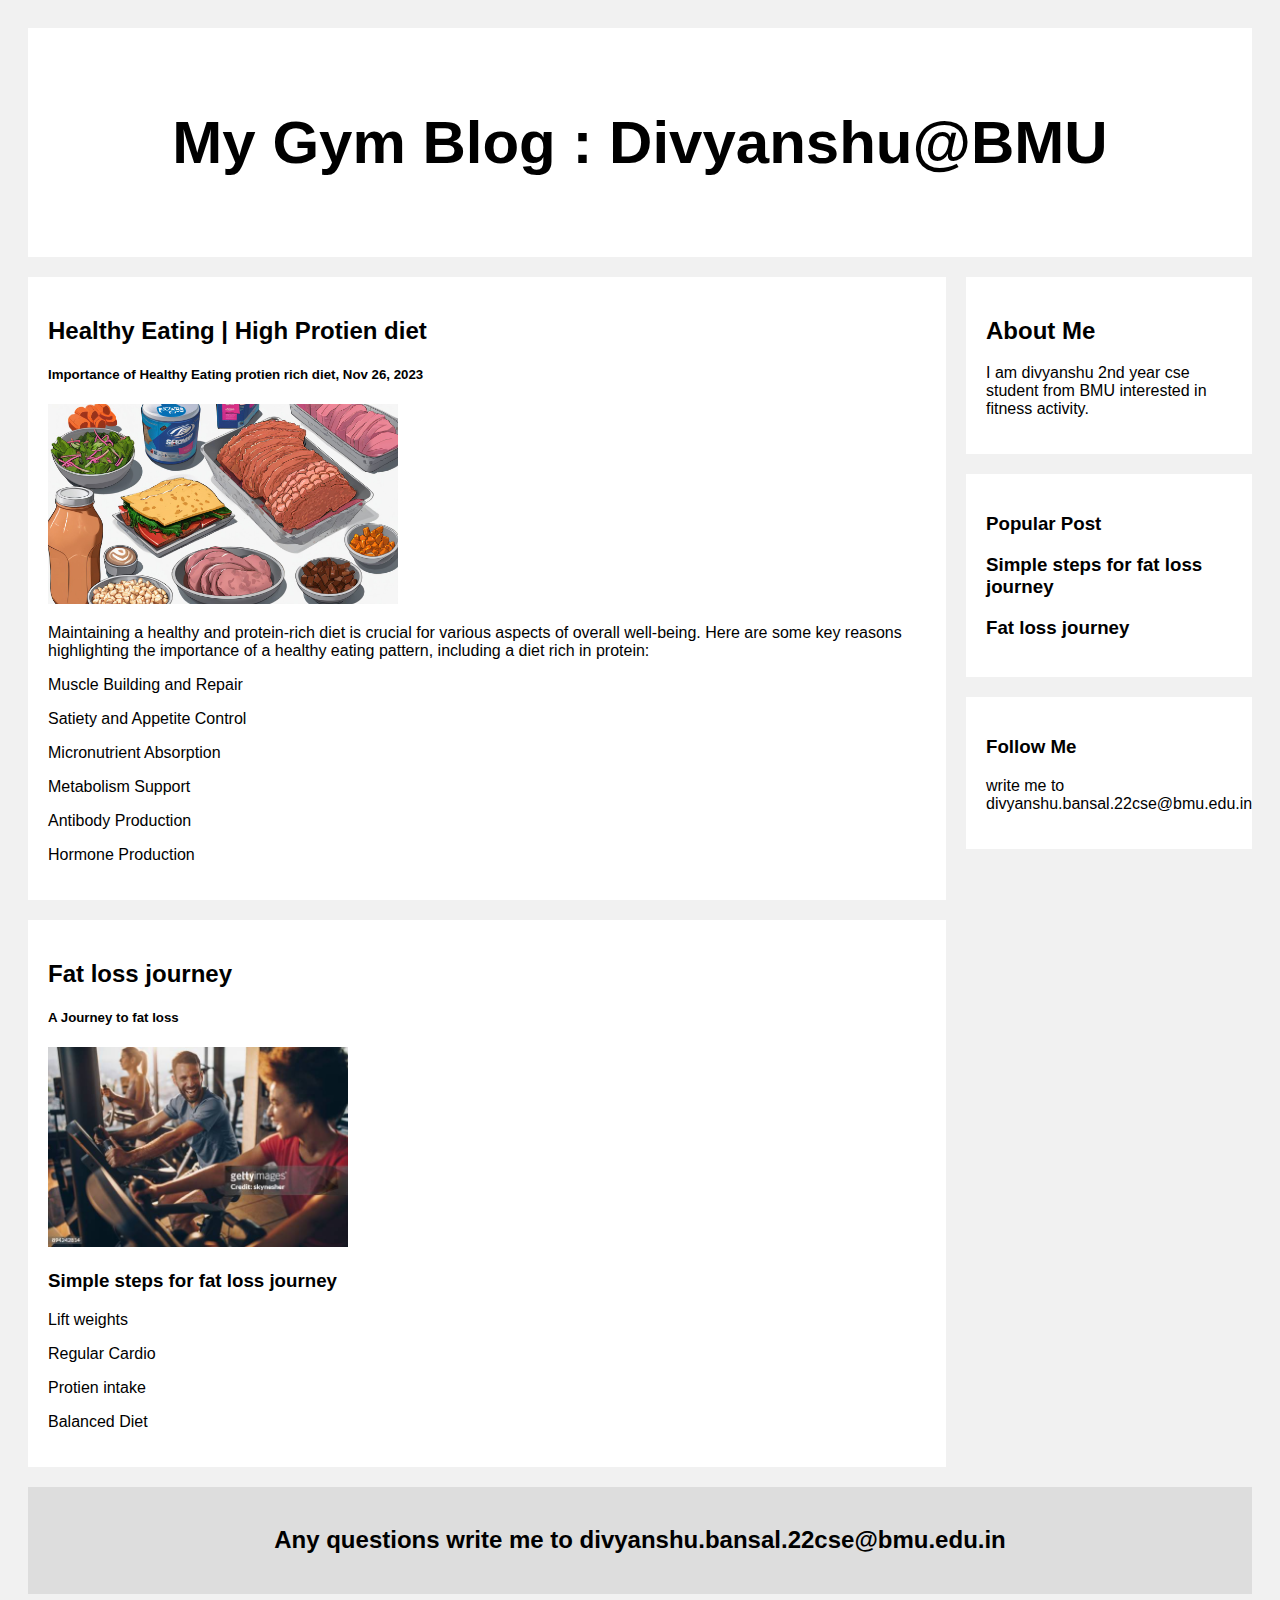
<file: templates/blog.html>
<!DOCTYPE html>
<html>
<head>
<title>my gym blog</title>
<link rel="stylesheet" href="/static/css/blog.css" />
</head>
<body>

    <div class="header">
        <h2>My Gym Blog : Divyanshu@BMU</h2>
      </div>
      
      <div class="row">
        <div class="leftcolumn">
          <div class="card">
            <h2>Healthy Eating | High Protien diet</h2>
            <h5>Importance of Healthy Eating protien rich diet, Nov 26, 2023</h5>
            
              <img src="/static/img/assets/food.jpeg" style="max-width:100%; max-height:200px;">
          
          
            <p>Maintaining a healthy and protein-rich diet is crucial for various aspects of overall well-being. Here are some key reasons highlighting the importance of a healthy eating pattern, including a diet rich in protein:
            </p>
            <p>
              Muscle Building and Repair
            </p>
            <p>
              Satiety and Appetite Control
            </p>
            <p>
              Micronutrient Absorption
            </p>
            <p>
              Metabolism Support
            </p>
            <p>
              Antibody Production
            </p>
            <p>
              Hormone Production
            </p>
          </div>
          <div class="card">
            <h2>Fat loss journey</h2>
            <h5>A Journey to fat loss</h5>
            
              <img src="/static/img/assets/workout.jpeg" style="max-width:100%; max-height:200px;">
              <h3> Simple steps for fat loss journey</h3>
              <p>
                Lift weights
              </p>
              <p>
                Regular Cardio
              </p>
              <p>
                Protien intake
              </p>
              <p>
                Balanced Diet
              </p>
          </div>
        </div>
        <div class="rightcolumn">
          <div class="card">
            <h2>About Me</h2>
            
            <p>I am divyanshu 2nd year cse student from BMU interested in fitness activity.</p>
          </div>
          <div class="card">
            <h3>Popular Post</h3>
            <h3> Simple steps for fat loss journey</h3>
            <h3>Fat loss journey</h3>
          </div>
          <div class="card">
            <h3>Follow Me</h3>
            <p>write me to divyanshu.bansal.22cse@bmu.edu.in </p>
          </div>
        </div>
      </div>
      
      <div class="footer">
        <h2>Any questions write me to divyanshu.bansal.22cse@bmu.edu.in </h2>
      </div>
      
</body>
</html>
</file>
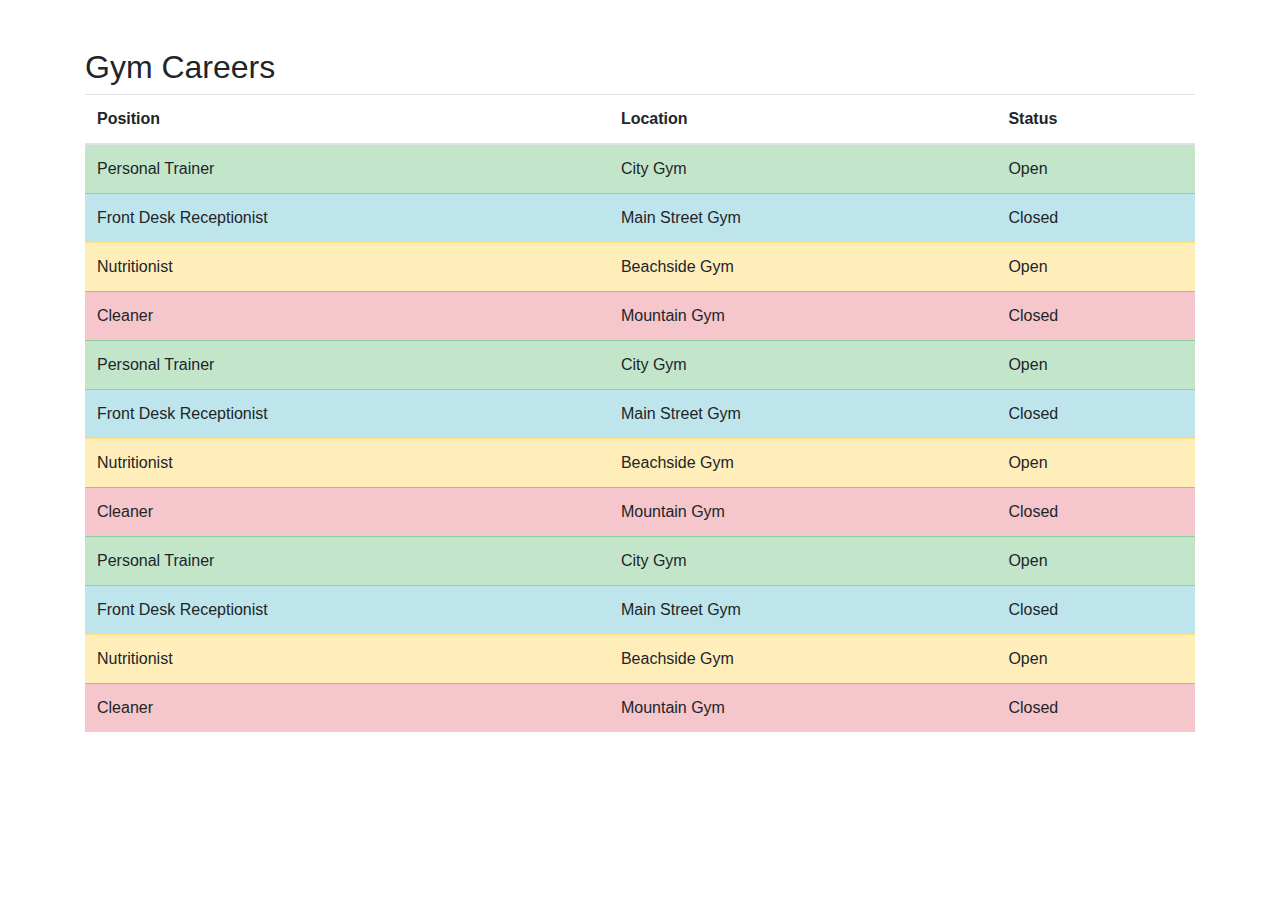
<file: templates/carrers.html>
<!DOCTYPE html>
<html lang="en">

<head>
    <meta charset="UTF-8">
    <meta name="viewport" content="width=device-width, initial-scale=1.0">
    <link href="https://maxcdn.bootstrapcdn.com/bootstrap/4.5.2/css/bootstrap.min.css" rel="stylesheet">
    <title>Gym Careers</title>
</head>

<body>

    <div class="container mt-5">
        <h2>Gym Careers</h2>
        <table class="table">
            <thead>
                <tr>
                    <th scope="col">Position</th>
                    <th scope="col">Location</th>
                    <th scope="col">Status</th>
                </tr>
            </thead>
            <tbody>
                <tr class="table-success">
                    <td>Personal Trainer</td>
                    <td>City Gym</td>
                    <td>Open</td>
                </tr>
                <tr class="table-info">
                    <td>Front Desk Receptionist</td>
                    <td>Main Street Gym</td>
                    <td>Closed</td>
                </tr>
                <tr class="table-warning">
                    <td>Nutritionist</td>
                    <td>Beachside Gym</td>
                    <td>Open</td>
                </tr>
                <tr class="table-danger">
                    <td>Cleaner</td>
                    <td>Mountain Gym</td>
                    <td>Closed</td>
                </tr>
                <tr class="table-success">
                    <td>Personal Trainer</td>
                    <td>City Gym</td>
                    <td>Open</td>
                </tr>
                <tr class="table-info">
                    <td>Front Desk Receptionist</td>
                    <td>Main Street Gym</td>
                    <td>Closed</td>
                </tr>
                <tr class="table-warning">
                    <td>Nutritionist</td>
                    <td>Beachside Gym</td>
                    <td>Open</td>
                </tr>
                <tr class="table-danger">
                    <td>Cleaner</td>
                    <td>Mountain Gym</td>
                    <td>Closed</td>
                </tr>
                <tr class="table-success">
                    <td>Personal Trainer</td>
                    <td>City Gym</td>
                    <td>Open</td>
                </tr>
                <tr class="table-info">
                    <td>Front Desk Receptionist</td>
                    <td>Main Street Gym</td>
                    <td>Closed</td>
                </tr>
                <tr class="table-warning">
                    <td>Nutritionist</td>
                    <td>Beachside Gym</td>
                    <td>Open</td>
                </tr>
                <tr class="table-danger">
                    <td>Cleaner</td>
                    <td>Mountain Gym</td>
                    <td>Closed</td>
                </tr>
            </tbody>
        </table>
    </div>

    <script src="https://code.jquery.com/jquery-3.5.1.slim.min.js"></script>
    <script src="https://cdn.jsdelivr.net/npm/@popperjs/core@2.9.3/dist/umd/popper.min.js"></script>
    <script src="https://maxcdn.bootstrapcdn.com/bootstrap/4.5.2/js/bootstrap.min.js"></script>

</body>

</html>
</file>
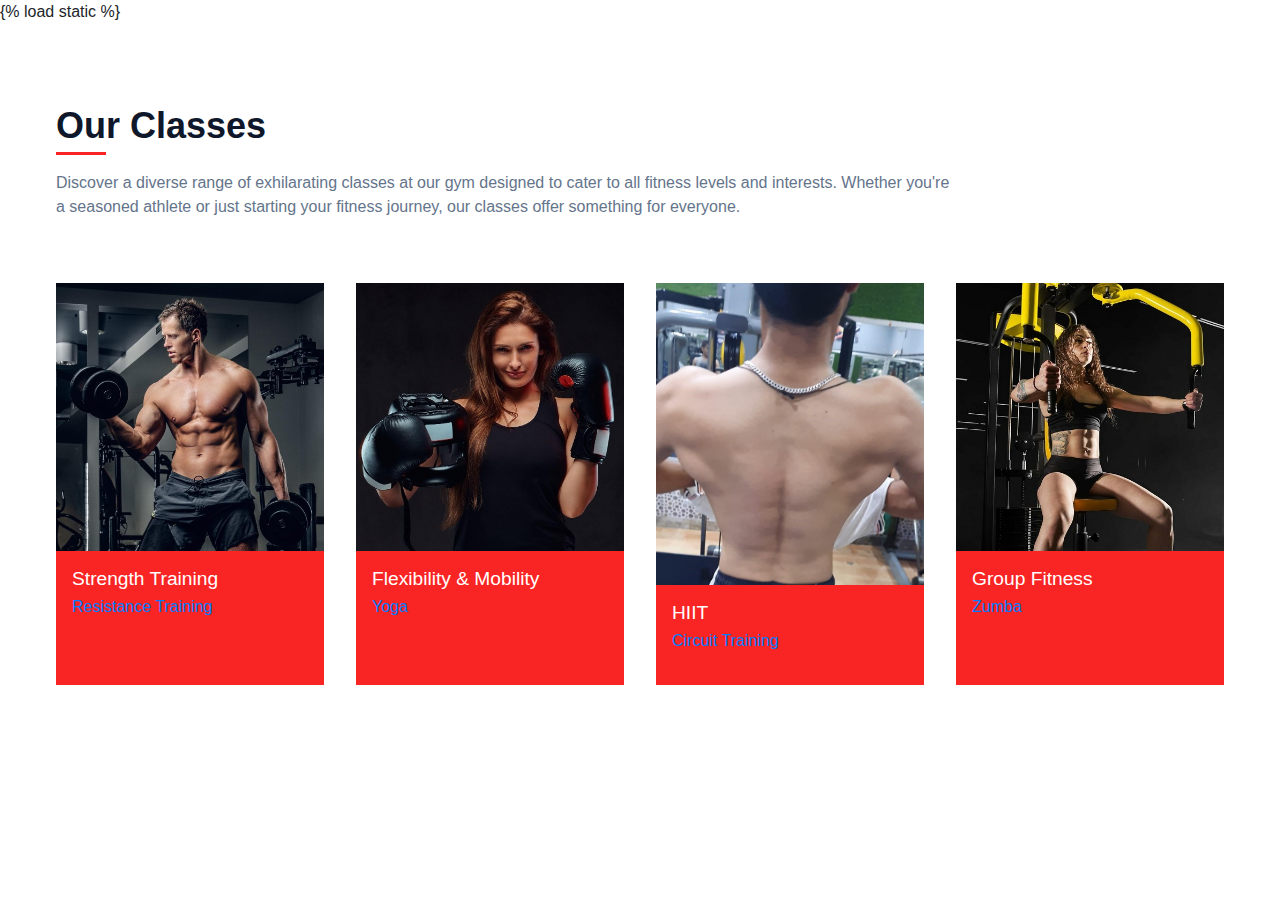
<file: templates/classes.html>
{% load static %}
<!DOCTYPE html>
<html>
<head>
    <meta charset="UTF-8" />
    <meta name="viewport" content="width=device-width, initial-scale=1.0" />
    <link rel="stylesheet" href="https://fonts.googleapis.com/css?family=Roboto|Varela+Round">
    <link rel="stylesheet" href="https://stackpath.bootstrapcdn.com/bootstrap/4.5.0/css/bootstrap.min.css">
    <link rel="stylesheet" href="https://fonts.googleapis.com/icon?family=Material+Icons">
    <link rel="stylesheet" href="https://maxcdn.bootstrapcdn.com/font-awesome/4.7.0/css/font-awesome.min.css">
    <script src="https://code.jquery.com/jquery-3.5.1.min.js"></script>
    <script src="https://cdn.jsdelivr.net/npm/popper.js@1.16.0/dist/umd/popper.min.js"></script>
    <script src="https://stackpath.bootstrapcdn.com/bootstrap/4.5.0/js/bootstrap.min.js"></script>
    <link rel="stylesheet" href="/static/css/styles.css" />
   
<title>Gym classes</title>
</head>

    <body>
        <section class="section__container class__container" id="class">
            <h2 class="section__header">Our Classes</h2>
            <p class="section__description">
                Discover a diverse range of exhilarating classes at our gym designed to cater to all fitness levels and interests. Whether you're a seasoned athlete or just starting your fitness journey, our classes offer something for everyone.
            </p>
            <div class="class__grid">
                <div class="class__card">
                    <img src="/static/img/assets/dot-bg.png" alt="bg" class="class__bg" />
                    <img src="/static/img/assets/class-1.jpg" alt="class" />
                    <div class="class__content">
                        <h4>Strength Training</h4>
                        <a href="https://www.youtube.com/watch?v=2fR-OmyMXLY&ab_channel=OHSU" target="_blank">
                            <p>Resistance Training</p>
                        </a>
        
                    </div>
                </div>
                <div class="class__card">
                    <img src="/static/img/assets/dot-bg.png" alt="bg" class="class__bg" />
                    <img src="/static/img/assets/class-2.jpg" alt="class" />
                    <div class="class__content">
                        <h4>Flexibility & Mobility</h4>
        
                        <a href="https://www.youtube.com/watch?v=Wwxqtzs2Di0&ab_channel=TheArtofLiving" target="_blank">
                            <p>Yoga</p>
                        </a>
                    </div>
                </div>
                <div class="class__card">
                    <img src="/static/img/assets/dot-bg.png" alt="bg" class="class__bg" />
                    <img src="/static/img/assets/nirbhay.jpg" alt="class" />
                    <div class="class__content">
                        <h4>HIIT</h4>
                        <a href="https://www.youtube.com/watch?v=2fR-OmyMXLY&ab_channel=OHSU" target="_blank">
                            <p>Circuit Training</p>
                        </a>
                    </div>
                </div>
                <div class="class__card">
                    <img src="/static/img/assets/dot-bg.png" alt="bg" class="class__bg" />
                    <img src="/static/img/assets/class-4.jpg" alt="class" />
                    <div class="class__content">
                        <h4>Group Fitness</h4>
                        <a href="https://www.youtube.com/watch?v=2fR-OmyMXLY&ab_channel=OHSU" target="_blank">
                            <p>Zumba</p>
                        </a>
                    </div>
                </div>
            </div>
        </section>
    </body>

    </html
</file>
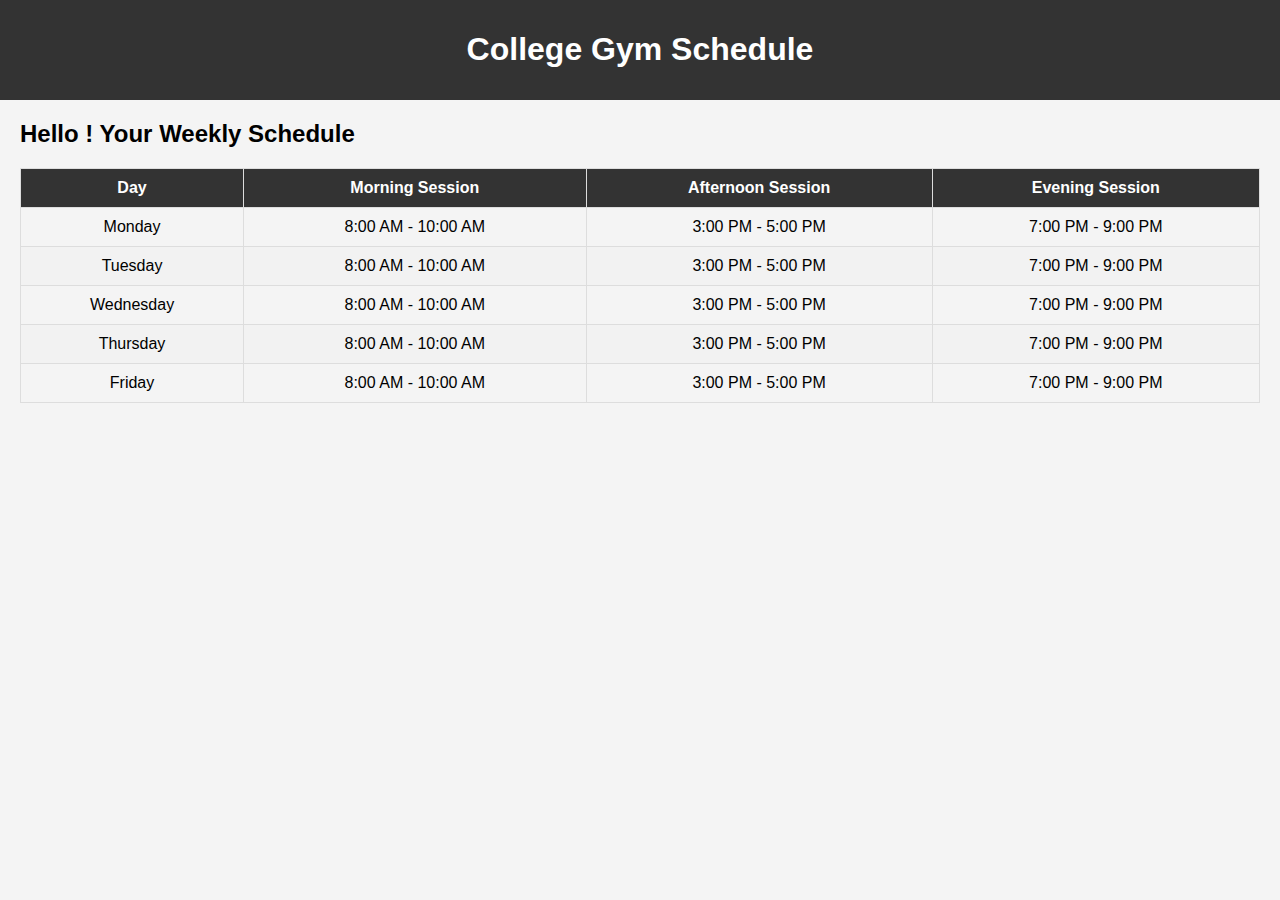
<file: templates/gym_schedule.html>
<!DOCTYPE html>
<html lang="en">

<head>
    <meta charset="UTF-8">
    <meta name="viewport" content="width=device-width, initial-scale=1.0">
    <title>BML Munjal Gym Schedule</title>
    <style>
        body {
            font-family: 'Arial', sans-serif;
            background-color: #f4f4f4;
            margin: 0;
            padding: 0;
        }

        header {
            background-color: #333;
            color: #fff;
            text-align: center;
            padding: 10px;
        }

        section {
            margin: 20px;
        }

        table {
            width: 100%;
            border-collapse: collapse;
            margin-top: 20px;
        }

        th, td {
            border: 1px solid #ddd;
            padding: 10px;
            text-align: center;
        }

        th {
            background-color: #333;
            color: #fff;
        }

        tr:nth-child(even) {
            background-color: #f2f2f2;
        }
    </style>
</head>

<body>
    <header>
        <h1>College Gym Schedule</h1>
    </header>

    <section>
        <h2>Hello ! Your Weekly Schedule</h2>
        <table>
            <thead>
                <tr>
                    <th>Day</th>
                    <th>Morning Session</th>
                    <th>Afternoon Session</th>
                    <th>Evening Session</th>
                </tr>
            </thead>
            <tbody>
                <tr>
                    <td>Monday</td>
                    <td>8:00 AM - 10:00 AM</td>
                    <td>3:00 PM - 5:00 PM</td>
                    <td>7:00 PM - 9:00 PM</td>
                </tr>
                <tr>
                    <td>Tuesday</td>
                    <td>8:00 AM - 10:00 AM</td>
                    <td>3:00 PM - 5:00 PM</td>
                    <td>7:00 PM - 9:00 PM</td>
                </tr>
                <tr>
                    <td>Wednesday</td>
                    <td>8:00 AM - 10:00 AM</td>
                    <td>3:00 PM - 5:00 PM</td>
                    <td>7:00 PM - 9:00 PM</td>
                </tr>
                <tr>
                    <td>Thursday</td>
                    <td>8:00 AM - 10:00 AM</td>
                    <td>3:00 PM - 5:00 PM</td>
                    <td>7:00 PM - 9:00 PM</td>
                </tr>
                <tr>
                    <td>Friday</td>
                    <td>8:00 AM - 10:00 AM</td>
                    <td>3:00 PM - 5:00 PM</td>
                    <td>7:00 PM - 9:00 PM</td>
                </tr>
            </tbody>
        </table>
    </section>
</body>

</html>
</file>
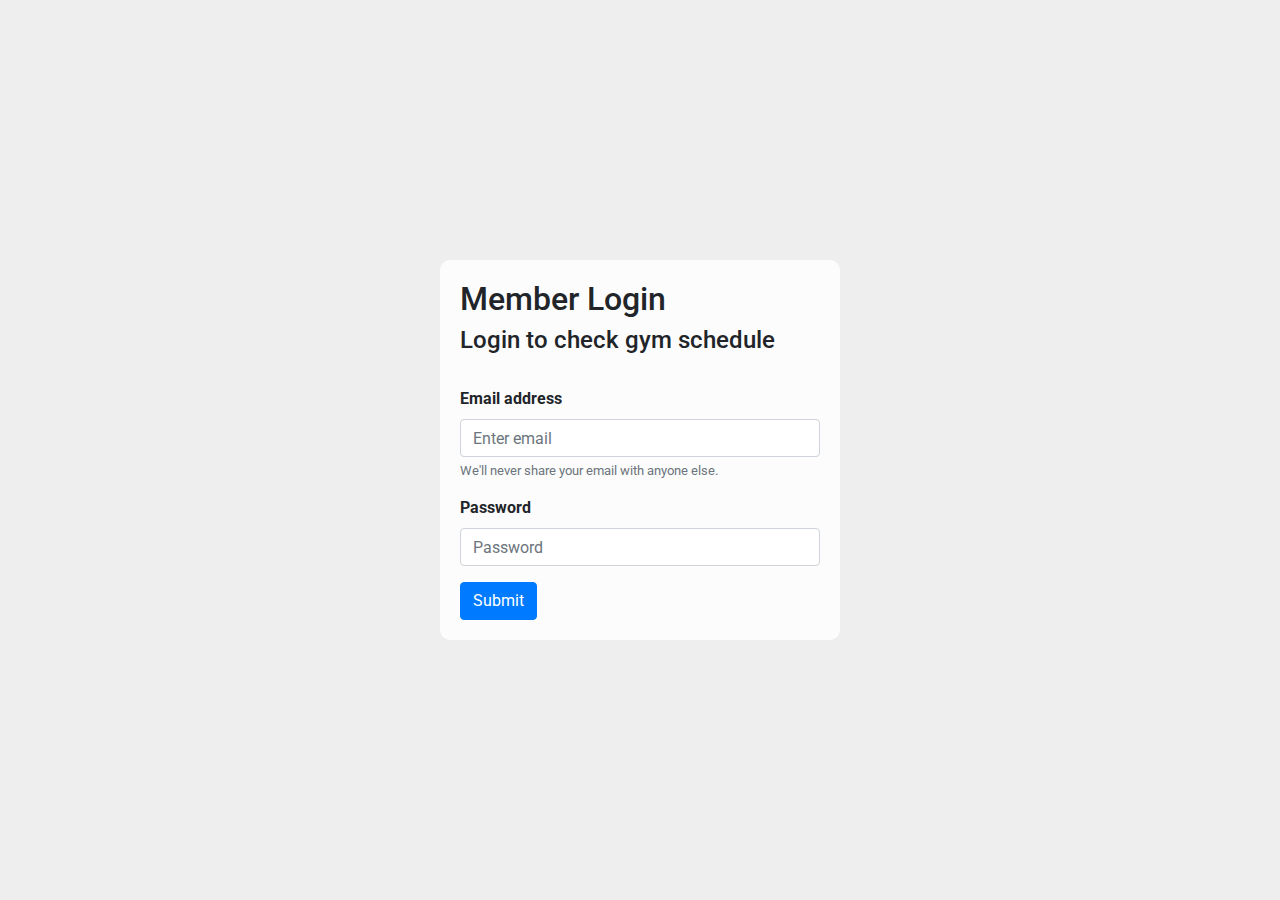
<file: templates/login.html>
<!DOCTYPE html>
<html>
<head>
<title>gym login</title>
<meta charset="UTF-8" />
    <meta name="viewport" content="width=device-width, initial-scale=1.0" />
    <link rel="stylesheet" href="https://fonts.googleapis.com/css?family=Roboto|Varela+Round">
    <link rel="stylesheet" href="https://stackpath.bootstrapcdn.com/bootstrap/4.5.0/css/bootstrap.min.css">
    <link rel="stylesheet" href="https://fonts.googleapis.com/icon?family=Material+Icons">
    <link rel="stylesheet" href="https://maxcdn.bootstrapcdn.com/font-awesome/4.7.0/css/font-awesome.min.css">
    <script src="https://code.jquery.com/jquery-3.6.4.min.js"></script>
    <style>
        /* Optional: Add custom styles if needed */
        body {
          display: flex;
          justify-content: center;
          align-items: center;
          height: 100vh;
          margin: 0;
          background-color:#eeeeee;
          
        }
    
        .custom-container {
            max-width: 400px;
            background-color: rgba(255, 255, 255, 0.8);
            padding: 20px;
            border-radius: 10px;
          }
      
          /* Apply bold font to labels in the form */
          .custom-container label {
            font-weight: bold;
          }
      </style>
</head>
<body>
    <div class="container custom-container">
        <h2>Member Login</h2>
        <h4>Login to check gym schedule</h4><br>
        <form>
          <div class="form-group">
            <label for="exampleInputEmail1">Email address</label>
            <input type="email" class="form-control" id="login_email" aria-describedby="emailHelp" placeholder="Enter email">
            <small id="emailHelp" class="form-text text-muted">We'll never share your email with anyone else.</small>
          </div>
          <div class="form-group">
            <label for="exampleInputPassword1">Password</label>
            <input type="text" class="form-control" id="login_pass" placeholder="Password">
          </div>
          <button type="button" class="btn btn-primary" onclick="memberLogin()">Submit</button>
        </form>
      </div>
</body>

<script>
  function memberLogin() {
      
    var formData = {
        'email': $('#login_email').val(),
        'pass': $('#login_pass').val()
    };

    if (formData.email.trim() === '' || formData.pass.trim() === '') {
        alert('Please enter email/pass for login.');
        return;
      }

    
    $.ajax({
        type: 'POST',
        url: "http://localhost:8000/validate-login/",  
        data: formData,
        dataType: 'json',
        success: function (data) {
            if (data.message=="ok") {
                alert("login success click ok to access gym schedule !");
                window.location.href = '/gym-schedule';
            } else {
                alert("wrong credentials try again!");
            }
        },
        error: function (data) {
            console.log(data);
            alert('Error submitting form!');
        }

    });
}

</script>
</html>
</file>
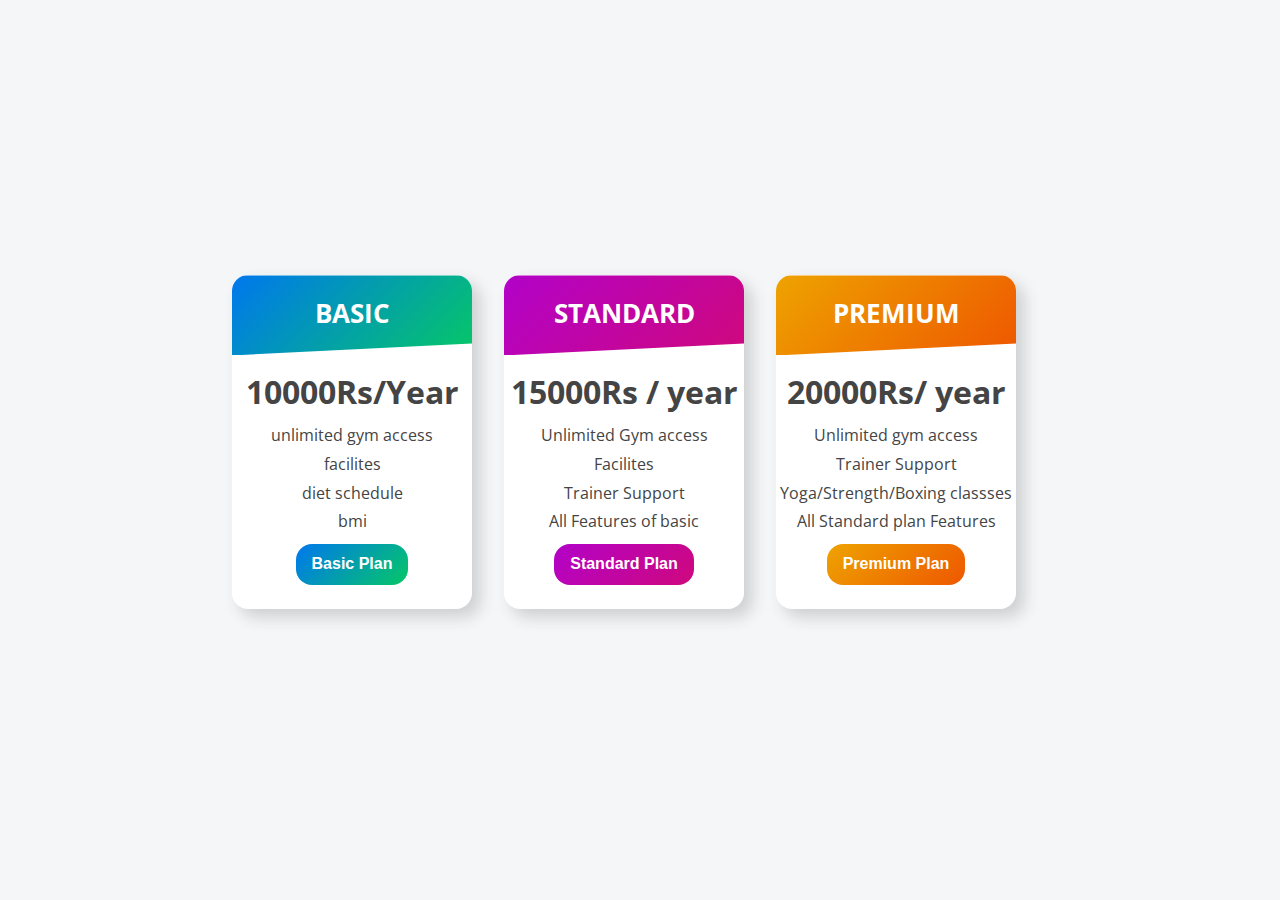
<file: templates/pricing.html>
<!DOCTYPE html>
<html>
<head>
    <link rel="stylesheet" href="/static/css/pricing.css" />
<title>Gym Pricing</title>
</head>

    <body>
        <main>
          <div class="card-basic">
            <div class="card-header header-basic">
              <h1>Basic</h1>
            </div>
            <div class="card-body">
              <p><h2>10000Rs/Year</h2></p>
              <div class="card-element-hidden-basic">
                <ul class="card-element-container">
                  <li class="card-element">unlimited gym access</li>
                  <li class="card-element">facilites</li>
                  <li class="card-element">diet schedule</li>
                  <li class="card-element">bmi</li>
                </ul>
                <button class="btn btn-basic">Basic Plan</button>
              </div>
            </div>
          </div>
          
          <div class="card-standard">
            <div class="card-header header-standard">
              <h1>Standard</h1>
            </div>
            <div class="card-body">
              <p><h2>15000Rs / year</h2></p>
              <div class="card-element-hidden-standard">
                <ul class="card-element-container">
                  <li class="card-element">Unlimited Gym access</li>
                  <li class="card-element">Facilites</li>
                  <li class="card-element">Trainer Support</li>
                  <li class="card-element">All Features of basic</li>
                </ul>
                <button class="btn btn-standard">Standard Plan</button>
              </div>
            </div>
          </div>
          <div class="card-premium">
            <div class="card-header header-premium">
              <h1>Premium</h1>
            </div>
            <div class="card-body">
              <p><h2>20000Rs/ year</h2></p>
              <div class="card-element-hidden-premium">
                <ul class="card-element-container">
                  <li class="card-element">Unlimited gym access</li>
                  <li class="card-element">Trainer Support</li>
                  <li class="card-element">Yoga/Strength/Boxing classses</li>
                  <li class="card-element">All Standard plan Features</li>
                </ul>
                <button class="btn btn-premium">Premium Plan</button>
              </div>
            </div>
          </div>
        </main>
      </body>


</html>
</file>
<file: static/css/blog.css>
* {
    box-sizing: border-box;
}

body {
    font-family: Arial;
    padding: 20px;
    background: #f1f1f1;
}


/* Header/Blog Title */

.header {
    padding: 30px;
    font-size: 40px;
    text-align: center;
    background: white;
}


/* Create two unequal columns that floats next to each other */


/* Left column */

.leftcolumn {
    float: left;
    width: 75%;
}


/* Right column */

.rightcolumn {
    float: left;
    width: 25%;
    padding-left: 20px;
}


/* Fake image */

.fakeimg {
    background-color: #aaa;
    width: 100%;
    padding: 20px;
}


/* Add a card effect for articles */

.card {
    background-color: white;
    padding: 20px;
    margin-top: 20px;
}


/* Clear floats after the columns */

.row:after {
    content: "";
    display: table;
    clear: both;
}


/* Footer */

.footer {
    padding: 20px;
    text-align: center;
    background: #ddd;
    margin-top: 20px;
}


/* Responsive layout - when the screen is less than 800px wide, make the two columns stack on top of each other instead of next to each other */

@media screen and (max-width: 800px) {
    .leftcolumn,
    .rightcolumn {
        width: 100%;
        padding: 0;
    }
}
</file>
<file: static/css/styles.css>
:root {
    --primary-color: #f92524;
    --primary-color-dark: #e91a1a;
    --secondary-color: #faf9fe;
    --text-dark: #0f172a;
    --text-light: #64748b;
    --white: #ffffff;
    --max-width: 1200px;
  }
  
  * {
    padding: 0;
    margin: 0;
    box-sizing: border-box;
  }
  
  .section__container {
    max-width: var(--max-width);
    margin: auto;
    padding: 5rem 1rem;
  }
  
  .section__header {
    position: relative;
    padding-bottom: 0.5rem;
    margin-bottom: 1rem;
    font-size: 2.25rem;
    font-weight: 600;
    color: var(--text-dark);
  }
  
  .section__header::after {
    position: absolute;
    content: "";
    left: 0;
    bottom: 0;
    width: 50px;
    height: 3px;
    background-color: var(--primary-color);
  }
  
  .section__description {
    max-width: 900px;
    color: var(--text-light);
  }
  
  .btn {
    padding: 0.75rem 1.5rem;
    outline: none;
    border: none;
    font-size: 1rem;
    white-space: nowrap;
    color: var(--white);
    background-color: var(--primary-color);
    border-radius: 5px;
    cursor: pointer;
    transition: 0.3s;
  }
  
  .btn:hover {
    background-color: var(--primary-color-dark);
  }
  
  img {
    display: flex;
    width: 100%;
  }
  
  a {
    text-decoration: none;
    white-space: nowrap;
  }
  
  html,
  body {
    scroll-behavior: smooth;
  }
  
  body {
    font-family: "Poppins", sans-serif;
  }
  
  .header {
    background-color: var(--secondary-color);
  }
  
  nav {
    position: fixed;
    isolation: isolate;
    width: 100%;
    z-index: 9;
  }
  
  .nav__header {
    padding: 1rem;
    width: 100%;
    display: flex;
    align-items: center;
    justify-content: space-between;
    background-color: var(--secondary-color);
  }
  
  .nav__logo a {
    display: flex;
    align-items: center;
    gap: 0.5rem;
    font-size: 1.5rem;
    font-weight: 600;
    color: var(--text-dark);
  }
  
  .nav__logo img {
    max-width: 40px;
  }
  
  .nav__links {
    position: absolute;
    top: 68px;
    left: 0;
    width: 100%;
    padding: 2rem;
    list-style: none;
    display: flex;
    align-items: center;
    justify-content: center;
    flex-direction: column;
    gap: 2rem;
    background-color: var(--secondary-color);
    transition: 0.5s;
    z-index: -1;
    transform: translateY(-100%);
  }
  
  .nav__links.open {
    transform: translateY(0);
  }
  
  .link a {
    color: var(--text-dark);
    transition: 0.3s;
  }
  
  .link a:hover {
    color: var(--primary-color);
  }
  
  .nav__menu__btn {
    font-size: 1.5rem;
    color: var(--text-dark);
  }
  
  .header__container {
    display: grid;
    gap: 2rem;
  }
  
  .header__image img {
    max-width: 500px;
    margin: auto;
  }
  
  .header__content h4 {
    font-size: 2.5rem;
    font-weight: 400;
    color: var(--text-dark);
  }
  
  .header__content .section__header {
    font-size: 3.5rem;
    font-weight: 700;
  }
  
  .header__content p {
    margin-bottom: 2rem;
    color: var(--text-light);
  }
  
  .about__container {
    display: grid;
    gap: 2rem;
  }
  
  .about__image {
    position: relative;
    isolation: isolate;
  }
  
  .about__image img {
    max-width: 500px;
    margin: auto;
  }
  
  .about__image .about__bg {
    position: absolute;
    right: 2rem;
    top: 3rem;
    max-width: 250px;
    z-index: -1;
    opacity: 0.5;
  }
  
  .about__grid {
    margin-top: 2rem;
    display: grid;
    gap: 2rem;
  }
  
  .about__card {
    display: flex;
    align-items: center;
    gap: 1rem;
  }
  
  .about__card span {
    padding: 11px 19px;
    font-size: 2rem;
    color: var(--primary-color);
    border: 2px solid var(--primary-color);
    border-radius: 100%;
  }
  
  .about__card h4 {
    margin-bottom: 0.5rem;
    font-size: 1.2rem;
    font-weight: 500;
    color: var(--text-dark);
  }
  
  .about__card p {
    color: var(--text-light);
  }
  
  .class__grid {
    margin-top: 4rem;
    display: grid;
    gap: 2rem;
  }
  
  .class__card {
    position: relative;
    isolation: isolate;
    display: flex;
    flex-direction: column;
    cursor: pointer;
    transition: 0.3s;
  }
  
  .class__card .class__bg {
    position: absolute;
    max-width: 175px;
    top: -3rem;
    right: -1rem;
    z-index: -1;
    opacity: 0;
    transition: 0.3s;
  }
  
  .class__card:hover .class__bg {
    opacity: 0.5;
  }
  
  .class__card:hover {
    transform: translateY(-10px);
  }
  
  .class__content {
    flex: 1;
    padding: 1rem;
    background-color: var(--primary-color);
    color: var(--white);
  }
  
  .class__content h4 {
    margin-bottom: 5px;
    font-size: 1.2rem;
    font-weight: 500;
  }
  
  .trainer__container :is(.section__header, .section__description) {
    width: fit-content;
    margin-inline: auto;
    text-align: center;
  }
  
  .trainer__container .section__header::after {
    left: 50%;
    transform: translateX(-50%);
  }
  
  .trainer__grid {
    margin-top: 4rem;
    display: grid;
    align-items: center;
  }
  
  .trainer__card {
    height: 100%;
    display: grid;
    align-items: center;
  }
  
  .trainer__card img {
    height: 100%;
    object-fit: cover;
  }
  
  .trainer__content {
    padding: 2rem 1rem;
  }
  
  .trainer__content h4 {
    font-size: 1.2rem;
    font-weight: 600;
    color: var(--text-dark);
  }
  
  .trainer__content h5 {
    margin-bottom: 1rem;
    font-size: 1rem;
    font-weight: 500;
    color: var(--text-light);
  }
  
  .trainer__content p {
    margin-block: 1rem;
    color: var(--text-light);
  }
  
  .trainer__socials {
    display: flex;
    align-items: center;
    gap: 1rem;
  }
  
  .trainer__socials a {
    font-size: 1.2rem;
    color: var(--text-light);
  }
  
  .trainer__socials a:hover {
    color: var(--primary-color);
  }
  
  .price__container :is(.section__header, .section__description) {
    width: fit-content;
    margin-inline: auto;
    text-align: center;
  }
  
  .price__container .section__header::after {
    left: 50%;
    transform: translateX(-50%);
  }
  
  .price__grid {
    margin-top: 4rem;
    display: grid;
    gap: 2rem;
  }
  
  .price__card {
    padding: 2rem 1rem;
    display: flex;
    flex-direction: column;
    text-align: center;
    box-shadow: 2px 2px 10px rgba(0, 0, 0, 0.1);
  }
  
  .price__content {
    flex: 1;
    margin-bottom: 2rem;
  }
  
  .price__content img {
    max-width: 70px;
    margin-inline: auto;
    margin-bottom: 1rem;
  }
  
  .price__content h4 {
    margin-bottom: 1rem;
    font-size: 1.2rem;
    font-weight: 600;
    color: var(--text-dark);
  }
  
  .price__content p {
    margin-bottom: 1rem;
    color: var(--text-light);
  }
  
  .price__content hr {
    margin-bottom: 1rem;
  }
  
  .swiper {
    margin-top: 2rem;
    padding-bottom: 2rem;
    width: 100%;
  }
  
  .swiper-slide {
    max-width: 500px;
    padding-inline: 1rem;
    padding-top: 4rem;
  }
  
  .client__card {
    position: relative;
    padding-block: 4rem 2rem;
    padding-inline: 2rem;
    border-radius: 5px;
    box-shadow: 2px 2px 10px rgba(0, 0, 0, 0.1);
  }
  
  .client__card img {
    position: absolute;
    top: 0;
    left: 2rem;
    transform: translateY(-50%);
    max-width: 80px;
    border-radius: 100%;
    box-shadow: 2px 2px 10px rgba(0, 0, 0, 0.2);
  }
  
  .client__ratings {
    margin-bottom: 1rem;
    color: goldenrod;
  }
  
  .client__card p {
    margin-bottom: 1rem;
    color: var(--text-light);
  }
  
  .client__card h4 {
    font-size: 1.2rem;
    font-weight: 600;
    color: var(--text-dark);
  }
  
  .client__card h5 {
    font-size: 1rem;
    font-weight: 500;
    color: var(--text-light);
  }
  
  .footer {
    background-color: var(--secondary-color);
  }
  
  .footer__container {
    display: grid;
    gap: 2rem;
  }
  
  .footer__logo a {
    margin-bottom: 1.5rem;
    display: flex;
    align-items: center;
    gap: 0.5rem;
    font-size: 1.5rem;
    font-weight: 600;
    color: var(--text-dark);
  }
  
  .footer__logo img {
    max-width: 40px;
  }
  
  .footer__col p {
    margin-bottom: 2rem;
    color: var(--text-light);
  }
  
  .footer__socials {
    display: flex;
    align-items: center;
    gap: 1rem;
  }
  
  .footer__socials a {
    padding: 5px 10px;
    font-size: 1.2rem;
    color: var(--text-light);
    border-radius: 100%;
    border: 1px solid var(--text-light);
  }
  
  .footer__socials a:hover {
    color: var(--primary-color);
    border-color: var(--primary-color);
  }
  
  .footer__col h4 {
    margin-bottom: 1.5rem;
    font-size: 1.2rem;
    font-weight: 500;
    color: var(--text-dark);
  }
  
  .footer__links a {
    display: block;
    margin-bottom: 1rem;
    color: var(--text-light);
  }
  
  .footer__links a:hover {
    color: var(--primary-color);
  }
  
  .footer__bar {
    padding: 1rem;
    font-size: 0.8rem;
    color: var(--text-light);
    text-align: center;
  }
  
  @media (width > 480px) {
    .class__grid {
      grid-template-columns: repeat(2, 1fr);
      gap: 2rem 1rem;
    }
  
    .trainer__grid {
      grid-template-columns: repeat(2, 1fr);
      align-items: center;
    }
  
    .trainer__card:nth-child(3) {
      grid-area: 2/2/3/3;
    }
  
    .price__grid {
      grid-template-columns: repeat(2, 1fr);
      gap: 2rem 1rem;
    }
  
    .footer__container {
      grid-template-columns: 2fr 1fr;
    }
  }
  
  @media (width > 768px) {
    nav {
      position: static;
      padding: 2rem 1rem;
      max-width: var(--max-width);
      margin-inline: auto;
      display: flex;
      align-items: center;
      justify-content: space-between;
      gap: 2rem;
    }
  
    .nav__header {
      padding: 0;
      background-color: transparent;
    }
  
    .nav__menu__btn {
      display: none;
    }
  
    .nav__links {
      position: static;
      padding: 0;
      flex-direction: row;
      background-color: transparent;
      transform: none;
    }
  
    .header__container {
      padding-block: 0;
      grid-template-columns: repeat(2, 1fr);
      align-items: center;
    }
  
    .header__content {
      padding-block: 5rem;
      grid-area: 1/1/2/2;
    }
  
    .about__container {
      grid-template-columns: repeat(2, 1fr);
      align-items: center;
    }
  
    .about__grid {
      gap: 3rem;
    }
  
    .class__grid {
      grid-template-columns: repeat(4, 1fr);
    }
  
    .trainer__grid {
      grid-template-columns: repeat(3, 1fr);
    }
  
    .trainer__card:nth-child(3) {
      grid-area: unset;
    }
  
    .trainer__content {
      padding: 2rem;
    }
  
    .price__grid {
      grid-template-columns: repeat(3, 1fr);
    }
  
    .footer__container {
      grid-template-columns: repeat(5, 1fr);
    }
  
    .footer__col:first-child {
      grid-column: 1/3;
    }
  }
  
  @media (width > 1024px) {
    .class__grid {
      gap: 2rem;
    }
  
    .price__grid {
      gap: 2rem;
    }
  
    .price__card {
      padding: 2rem;
    }
  }
</file>
<file: static/css/pricing.css>
@import url('https://fonts.googleapis.com/css?family=Open+Sans:400,700&display=swap');
* {
    margin: 0;
    padding: 0;
    box-sizing: border-box;
}

html {
    font-size: 16px;
}

body {
    background: #f5f6f7;
    display: flex;
    justify-content: center;
    align-items: center;
    flex-direction: column;
    height: 100vh;
    line-height: 1.8;
    font-family: 'Open Sans', sans-serif;
}

main {
    display: flex;
    justify-content: center;
    align-items: center;
    flex-wrap: wrap;
}

.card-basic,
.card-premium,
.card-standard {
    margin: 0 2rem 1rem 0;
    padding: 0 0 0.5rem 0;
    width: 15rem;
    background: #fff;
    color: #444;
    text-align: center;
    border-radius: 1rem;
    box-shadow: 0.5rem 0.5rem 1rem rgba(51, 51, 51, 0.2);
    overflow: hidden;
    transition: all 0.1ms ease-in-out;
}

.card-basic:hover,
.card-premium:hover,
.card-standard:hover {
    transform: scale(1.02);
}

.card-header {
    height: 5rem;
    text-transform: uppercase;
    font-weight: 700;
    font-size: 0.8rem;
    padding: 1rem 0;
    color: #fff;
    clip-path: polygon(0 0, 100% 0%, 100% 85%, 0% 100%);
}

.header-basic,
.btn-basic {
    background: linear-gradient(135deg, rgb(0, 119, 238), #06c766);
}

.header-standard,
.btn-standard {
    background: linear-gradient(135deg, #b202c9, #cf087c);
}

.header-premium,
.btn-premium {
    background: linear-gradient(135deg, #eea300, #ee5700);
}

.card-body {
    padding: 0.5rem 0;
}

.card-body h2 {
    font-size: 2rem;
    font-weight: 700;
}

.card-element-container {
    color: #444;
    list-style: none;
}

.btn {
    margin: 0.5rem 0;
    padding: 0.7rem 1rem;
    outline: none;
    border-radius: 1rem;
    font-size: 1rem;
    font-weight: 700;
    color: #fff;
    border: none;
    cursor: pointer;
    transition: all 0.1ms ease-in-out;
}

.btn:hover {
    transform: scale(0.95);
}

.btn:active {
    transform: scale(1);
}

.card-element-hidden {
    display: none;
}
</file>
